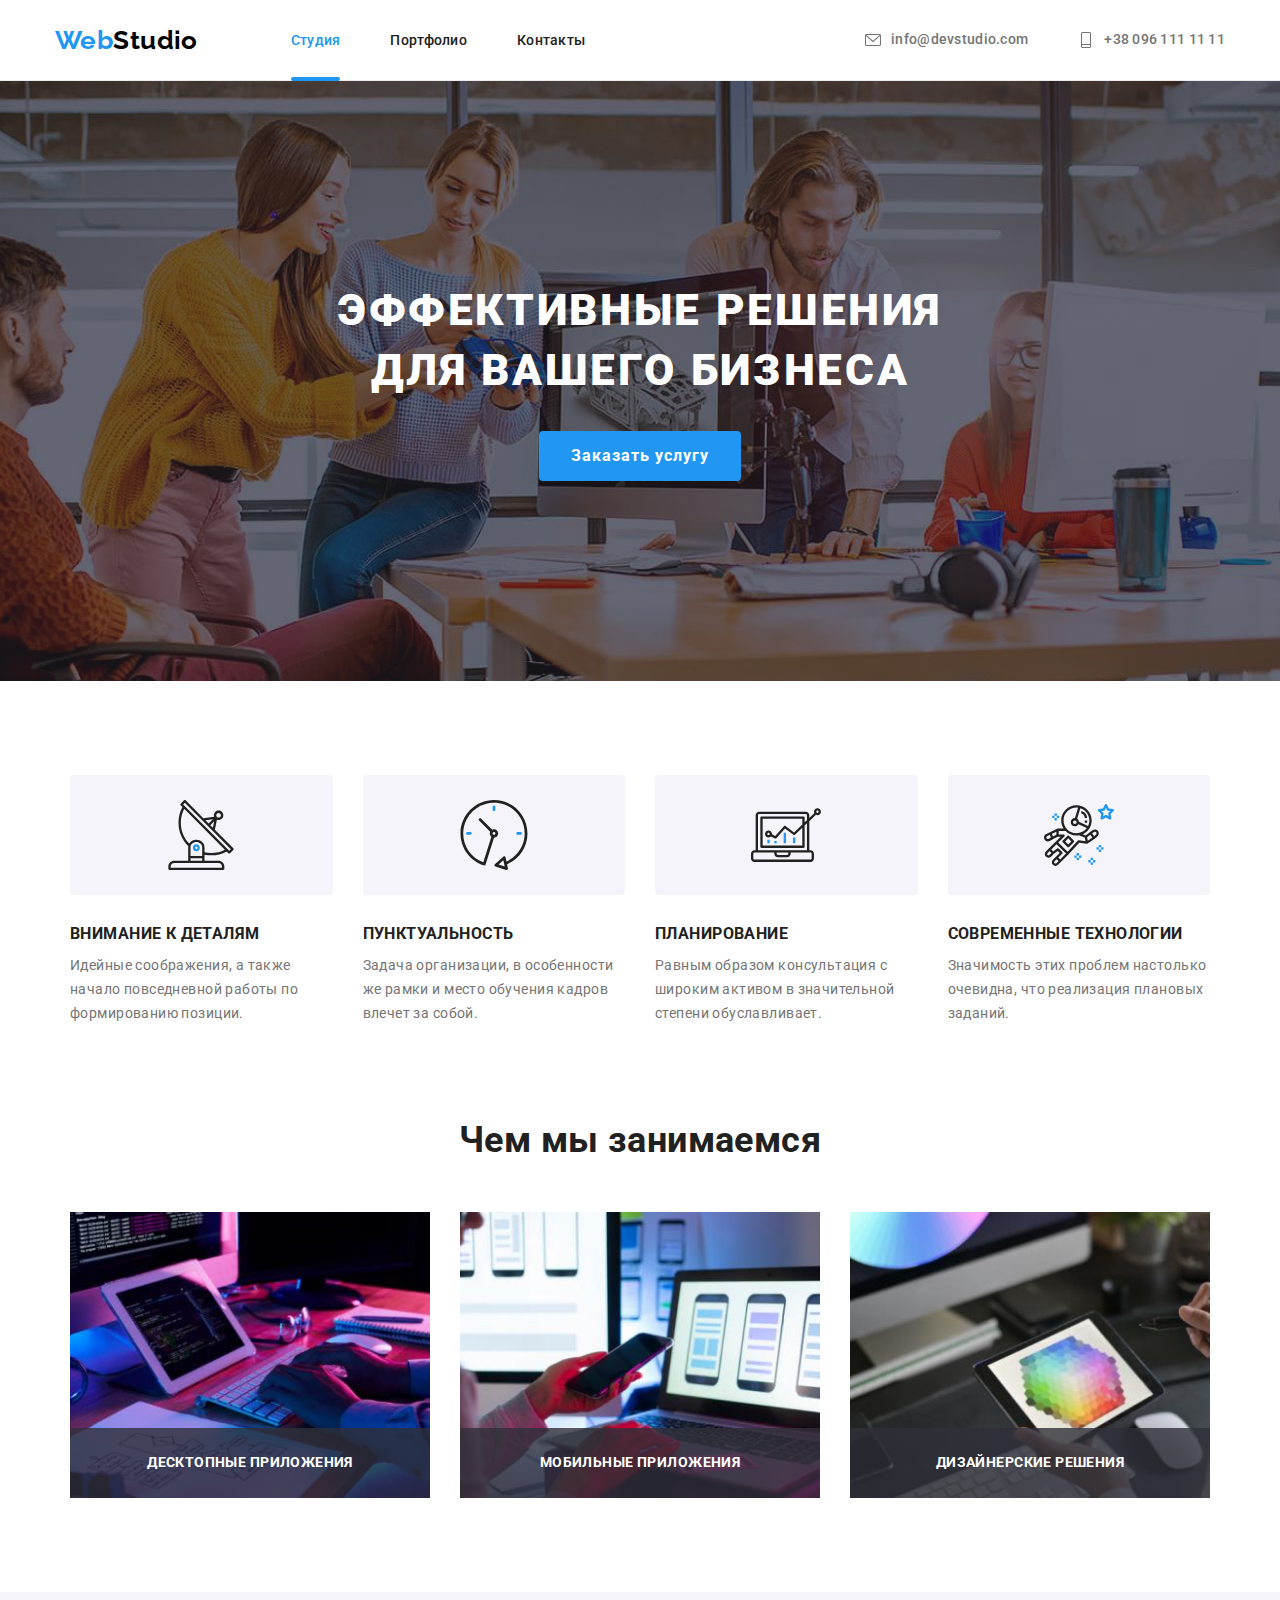
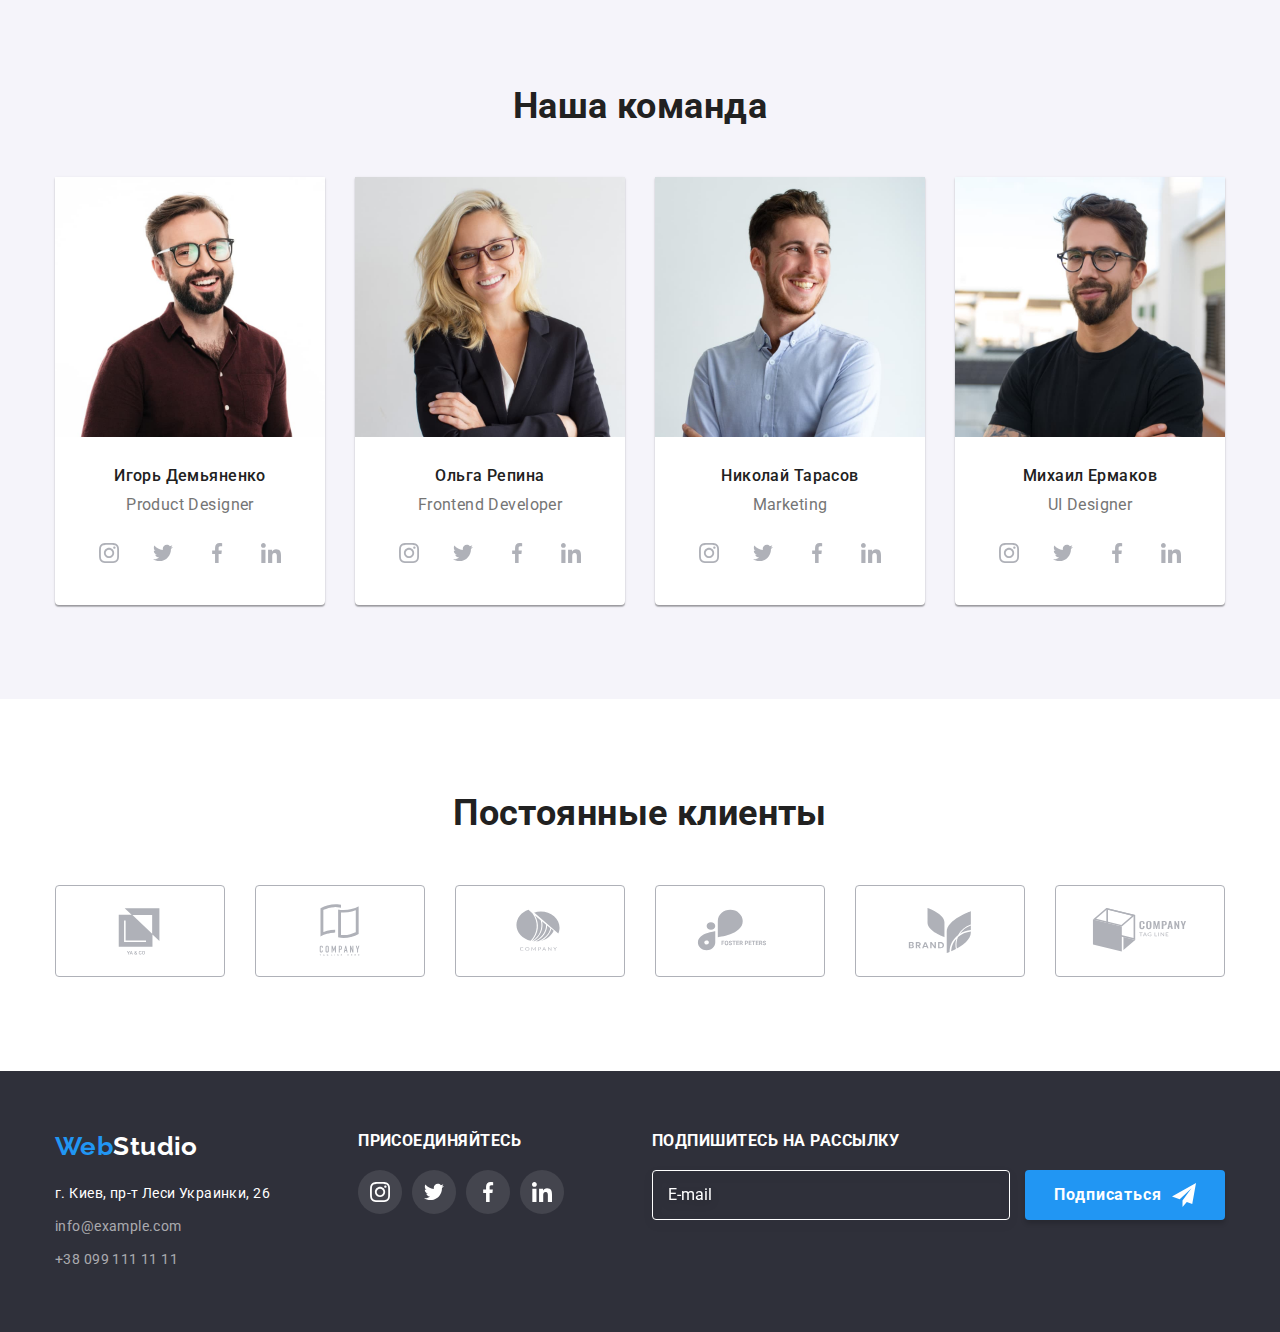
<file: index.html>
<!DOCTYPE html>
<html lang="ru">
<head>
    <meta charset="UTF-8">
    <meta http-equiv="X-UA-Compatible" content="IE=edge">
    <meta name="viewport" content="width=device-width, initial-scale=1.0">
    <title>Document</title>
    <link rel="preconnect" href="https://fonts.googleapis.com"> 
    <link rel="preconnect" href="https://fonts.gstatic.com" crossorigin> 
    <link href="https://fonts.googleapis.com/css2?family=Raleway:wght@700&family=Roboto:wght@400;500;700;900&display=swap" 
        rel="stylesheet">
    <link rel="stylesheet" href="https://cdnjs.cloudflare.com/ajax/libs/modern-normalize/1.1.0/modern-normalize.min.css">
    <link rel="stylesheet" href="./css/styles.css">
</head>
<body>
    <header class="page-header">
        <div class="container header-navigation">
            <a href="./index.html" class="header-logo link">Web<span class="logo-accent">Studio</span></a>
            <nav>
                <ul class="header-list list">
                <li class="header-item">
                    <a href="./index.html" class="header-link link current">Студия</a>
                </li>
                <li class="header-item" >
                    <a href="./portfolio.html" class="header-link link ">Портфолио</a>
                </li>
                <li class="header-item">
                    <a href="" class="header-link link">Контакты</a>
                </li>
                </ul>
            </nav>
            <ul class="header-contacts-list list">
                <li class="header-contacts-item">
                        <a class="header-contacts-link link" href="mailto:info@devstudio.com">
                        <svg class="header-icon" width="16" height="16">
                            <use href="./images/sprite.svg#icon-mail"></use>
                        </svg>   
                        info@devstudio.com
                    </a>
                </li>

                <li class="header-contacts-item">
                        <a class="header-contacts-link link" href="tel:+380961111111">
                        <svg class="header-icon" width="16" height="16">
                            <use href="./images/sprite.svg#icon-tel">
                            </use>
                        </svg>
                        +38 096 111 11 11
                    </a>
                </li>
            </ul>  
        </div>  
    </header>
    <main>
        <!--hero-->
        <section class="hero">
            <div class="container">
                <h1 class="hero-title">Эффективные решения для вашего бизнеса</h1>
                <button class="hero-btn btn"
                data-modal-open
                type="button">
                Заказать услугу
                </button>
            </div>
        </section>
       <!--преимущества-->
        <section class="advantage section">
            <div class="container">
                <h2 class="visually-hidden">Преимущества</h2>
                <ul class="advantage-list list">
                 <li class="advantage-item">
                    <div class="advantage-item-bg"> 
                        <svg class="advantage-icon" width="70" height="70"  >
                        <use href="./images/sprite.svg#icon-antenna">
                        </use>
                        </svg>
                    </div>
                    <h3 class="advantage-theme">Внимание к деталям</h3>
                    <p class="advantage-text">Идейные соображения, 
                    а также начало повседневной работы 
                    по формированию позиции.</p>
                 </li>
                 <li class="advantage-item">
                    <div class="advantage-item-bg"> 
                        <svg class="advantage-icon" width="70" height="70"  >
                        <use href="./images/sprite.svg#icon-clock">
                        </use>
                        </svg>
                    </div>
                    <h3 class="advantage-theme">Пунктуальность</h3>
                    <p class="advantage-text">Задача организации, 
                    в особенности же рамки и место 
                    обучения кадров влечет за собой.</p>
                 </li>
                 <li class="advantage-item">
                    <div class="advantage-item-bg"> 
                        <svg class="advantage-icon" width="70" height="70"  >
                        <use href="./images/sprite.svg#icon-diagram">
                        </use>
                        </svg>
                    </div>
                     <h3 class="advantage-theme">Планирование</h3>
                     <p class="advantage-text">Равным образом консультация 
                    с широким активом в значительной 
                    степени обуславливает.</p>
                 </li>
                 <li class="advantage-item">
                    <div class="advantage-item-bg"> 
                        <svg class="advantage-icon" width="70" height="70"  >
                        <use href="./images/sprite.svg#icon-astronaut">
                        </use>
                        </svg>
                    </div>
                     <h3 class="advantage-theme">Современные технологии</h3>
                     <p class="advantage-text">Значимость этих проблем настолько 
                    очевидна, что реализация 
                    плановых заданий.</p>
                    </li>
                </ul>
            </div>
        </section>
        <!--галерея-->
        <section class="gallery section">
            <div class="container">
                <h2 class="gallery-title">Чем мы занимаемся</h2>
                <ul class="gallery-list list">
                    <li class="gallery-item">
                        <div class="gallery-top-wrapper">
                            <img src="./images/box1.jpg" alt="програмист пишет код" width="370"/>
                            <p class="gallery-top-txt">десктопные приложения</p>
                        </div>
                    </li>
                    <li class="gallery-item">
                        <div class="gallery-top-wrapper">
                            <img src="./images/box2.jpg" alt="дизайнер делает макет" width="370"/>
                            <p class="gallery-top-txt">мобильные приложения</p>
                        </div>
                    </li>
                    <li class="gallery-item">
                        <div class="gallery-top-wrapper">
                            <img src="./images/box3.jpg" alt="дизайнер подбирает цвет" width="370"/>
                            <p class="gallery-top-txt">дизайнерские решения</p>
                        </div>
                    </li>
                </ul>
            </div>
        </section>
        <!--команда-->
        <section class="team section">
            <div class="container">
                <h2 class="team-title">Наша команда</h2>
                <ul class="team-list list">
                   <li class="team-item">
                        <img src="./images/img1.jpg" alt="Игорь Демьяненко" width="270"/>
                        <div class="team-card-contant">
                            <h3 class="team-item-name">Игорь Демьяненко</h3>
                            <p class="team-item-text" lang="en">Product Designer</p>
                            <ul class="team-social-list social-list list">
                                <li class="social-item link">
                                    <a href="" class="social-link link">
                                        <svg class="social-icon-team">
                                            <use href="./images/sprite.svg#icon-instagram">
                                            </use>
                                        </svg>
                                    </a>
                                </li>
                                <li class="social-item link">
                                    <a href="" class="social-link link">
                                        <svg class="social-icon-team">
                                            <use href="./images/sprite.svg#icon-twitter">
                                            </use>
                                        </svg>
                                    </a>
                                </li>
                                <li class="social-item link">
                                    <a href="" class="social-link link">
                                        <svg class="social-icon-team">
                                            <use href="./images/sprite.svg#icon-facebook">
                                            </use>
                                        </svg>
                                    </a>
                                </li>
                                <li class="social-item link">
                                    <a href="" class="social-link link">
                                        <svg class="social-icon-team">
                                            <use href="./images/sprite.svg#icon-linkedin">
                                            </use>
                                        </svg>
                                    </a>
                                </li>
                            </ul>
                        </div>
                    </li>

                    <li class="team-item">
                        <img src="./images/img2.jpg" alt="Ольга Репина" width="270"/>
                        <div class="team-card-contant">
                            <h3 class="team-item-name">Ольга Репина</h3>
                            <p class="team-item-text" lang="en">Frontend Developer</p>
                            <ul class="team-social-list social-list list">
                                <li class="social-item link">
                                    <a href="" class="social-link link">
                                        <svg class="social-icon-team">
                                            <use href="./images/sprite.svg#icon-instagram">
                                            </use>
                                        </svg>
                                    </a>
                                </li>
                                <li class="social-item link">
                                    <a href="" class="social-link link">
                                        <svg class="social-icon-team">
                                            <use href="./images/sprite.svg#icon-twitter">
                                            </use>
                                        </svg>
                                    </a>
                                </li>
                                <li class="social-item link">
                                    <a href="" class="social-link link">
                                        <svg class="social-icon-team">
                                            <use href="./images/sprite.svg#icon-facebook">
                                            </use>
                                        </svg>
                                    </a>
                                </li>
                                <li class="social-item link">
                                    <a href="" class="social-link link">
                                        <svg class="social-icon-team">
                                            <use href="./images/sprite.svg#icon-linkedin">
                                            </use>
                                        </svg>
                                    </a>
                                </li>
                            </ul>
                        </div>
                    </li>

                    <li class="team-item">
                        <img src="./images/img3.jpg" alt="Николай Тарасов" width="270"/>
                        <div class="team-card-contant">
                            <h3 class="team-item-name">Николай Тарасов</h3>
                            <p class="team-item-text" lang="en">Marketing</p>
                            <ul class="team-social-list social-list list">
                                <li class="social-item link">
                                    <a href="" class="social-link link">
                                        <svg class="social-icon-team">
                                            <use href="./images/sprite.svg#icon-instagram">
                                            </use>
                                        </svg>
                                    </a>
                                </li>
                                <li class="social-item link">
                                    <a href="" class="social-link link">
                                        <svg class="social-icon-team">
                                            <use href="./images/sprite.svg#icon-twitter">
                                            </use>
                                        </svg>
                                    </a>
                                </li>
                                <li class="social-item link">
                                    <a href="" class="social-link link">
                                        <svg class="social-icon-team">
                                            <use href="./images/sprite.svg#icon-facebook">
                                            </use>
                                        </svg>
                                    </a>
                                </li>
                                <li class="social-item link">
                                    <a href="" class="social-link link">
                                        <svg class="social-icon-team">
                                            <use href="./images/sprite.svg#icon-linkedin">
                                            </use>
                                        </svg>
                                    </a>
                                </li>
                            </ul>
                        </div>
                    </li>

                    <li class="team-item">
                        <img src="./images/img4.jpg" alt="Михаил Ермаков" width="270"/>
                        <div class="team-card-contant">
                            <h3 class="team-item-name">Михаил Ермаков</h3>
                            <p class="team-item-text" lang="en">UI Designer</p>
                            <ul class="team-social-list social-list list">
                                <li class="social-item link">
                                    <a href="" class="social-link link">
                                        <svg class="social-icon-team">
                                            <use href="./images/sprite.svg#icon-instagram">
                                            </use>
                                        </svg>
                                    </a>
                                </li>
                                <li class="social-item link">
                                    <a href="" class="social-link link">
                                        <svg class="social-icon-team">
                                            <use href="./images/sprite.svg#icon-twitter">
                                            </use>
                                        </svg>
                                    </a>
                                </li>
                                <li class="social-item link">
                                    <a href="" class="social-link link">
                                        <svg class="social-icon-team">
                                            <use href="./images/sprite.svg#icon-facebook">
                                            </use>
                                        </svg>
                                    </a>
                                </li>
                                <li class="social-item link">
                                    <a href="" class="social-link link">
                                        <svg class="social-icon-team">
                                            <use href="./images/sprite.svg#icon-linkedin">
                                            </use>
                                        </svg>
                                    </a>
                                </li>
                            </ul>
                        </div>
                    </li>
                </ul>
                
            </div>
        </section>
        <!------клиенты-->
       <section class="clients section">
        <div class="container">
            <h2 class="clients-title">Постоянные клиенты</h2>
            <ul class="clients-list list">
                <li class="clients-item">
                    <a href="" class="client-link link">
                        <svg class="client-icon">
                            <use href="./images/sprite.svg#icon-Logo">
                            </use>
                        </svg>
                    </a>
                </li>
                <li class="clients-item">
                    <a href="" class="client-link link">
                        <svg class="client-icon">
                            <use href="./images/sprite.svg#icon-Logo-1">
                            </use>
                        </svg>
                    </a>
                </li>
                <li class="clients-item">
                    <a href="" class="client-link link">
                        <svg class="client-icon">
                            <use href="./images/sprite.svg#icon-Logo-2">
                            </use>
                        </svg>
                    </a>
                </li>
                <li class="clients-item">
                    <a href="" class="client-link link">
                        <svg class="client-icon">
                            <use href="./images/sprite.svg#icon-Logo-3">
                            </use>
                        </svg>
                    </a>
                </li>
                <li class="clients-item">
                    <a href="" class="client-link link">
                        <svg class="client-icon">
                            <use href="./images/sprite.svg#icon-Logo-4">
                            </use>
                        </svg>
                    </a>
                </li>
                <li class="clients-item">
                    <a href="" class="client-link link">
                        <svg class="client-icon">
                            <use href="./images/sprite.svg#icon-Logo-5">
                            </use>
                        </svg>
                    </a>
                </li>
            </ul>

        </div> 
       </section>
    </main>
    <!------футер-->
    <footer class="footer">
        <div class="container footer-info">
            <div class="footer-left">
            <a class="footer-logo link" href="/">Web<span class="footer-logo-text">Studio</span></a>
            <address class="footer-adress">
                
                    <ul class="footer-adress-list list">
                        <li class="footer-adress-item"><a class="footer-adress-link footer-adress-main link" href="">г. Киев, пр-т Леси Украинки, 26 </a></li>
                        <li class="footer-adress-item"><a class="footer-adress-link link" href="mailto:info@example.com">info@example.com</a></li>
                        <li class="footer-adress-item"><a class="footer-adress-link link" href="tel:+380991111111">+38 099 111 11 11</a></li>
                    </ul>
            </address>
            </div>
            <div class="footer-right">
                <h3 class="footer-text">присоединяйтесь</h3>
                <ul class="footer-social-list social-list list">
                    <li class="social-item link">
                         <a href="" class="footer-social-link link">
                            <svg class="footer-social-icon">
                                <use href="./images/sprite.svg#icon-instagram">
                                </use>
                            </svg>
                        </a>
                    </li>
                    <li class="social-item link">
                        <a href="" class="footer-social-link link">
                            <svg class="footer-social-icon">
                                <use href="./images/sprite.svg#icon-twitter">
                                </use>
                            </svg>
                        </a>
                    </li>
                    <li class="social-item link">
                        <a href="" class="footer-social-link link">
                            <svg class="footer-social-icon">
                                <use href="./images/sprite.svg#icon-facebook">
                                </use>
                            </svg>
                        </a>
                    </li>
                    <li class="social-item link">
                        <a href="" class="footer-social-link link">
                            <svg class="footer-social-icon">
                                <use href="./images/sprite.svg#icon-linkedin">
                                </use>
                            </svg>
                        </a>
                    </li>
                </ul>
            </div>
            <div class="signup-wrap-container">
                <section class="signup">
                    <h3 class="signup-title">
                        подпишитесь на рассылку
                    </h3>
                    <form action="#" class="signup-form" name="signup_form" >
                        <div class="footer-input">
                            <label>
                            
                            <input 
                            class="signup-input"
                            type="email" 
                            name="email" 
                            id="email"
                            autofocus 
                            placeholder="E-mail"
                            />
                            </label>
                        </div>
                        <button type="submit" class="btn signup-btn">
                            Подписаться <svg class="footer-icon-send">
                                <use href="./images/sprite.svg#icon-icon-send">
                                </use>
                            </svg>
                        </button>
                    </form>
                </section>   
            </div>
        </div>
    </footer>
    <!------модалка-->
    <div class="backdrop is-hidden" data-modal>
        <div class="modal">

            <button type="button" 
            data-modal-close 
            class="close-btn btn">
                <svg class="close-btn-icon">
                    <use href="./images/sprite.svg#icon-close-black">
                    </use>
                </svg>
            </button>
        
            <p class="modal-title">Оставьте свои данные, мы вам перезвоним</p>

            <form action="#" class="modal-form">

                <div class="modal-field">
                    <label for="user-name" class="input-label"
                    >Имя</label>
                    <span class="input-wrapper">
                        <input type="text"
                        name="user-name"
                        id="user-name"
                        class="modal-input">
                        <svg class="input-icon">
                            <use href="./images/sprite.svg#icon-person-black">
                        </svg>
                    </span>
                </div>

                <div class="modal-field">
                    <label for="user-tel" class="input-label"
                    >Телефон</label>
                    <span class="input-wrapper">
                        <input type="tel"
                        name="user-tel"
                        id="user-tel"
                        class="modal-input">
                        <svg class="input-icon">
                            <use href="./images/sprite.svg#icon-phone-black">
                        </svg>
                    </span>
                </div>

                <div class="modal-field">
                    <label for="email" class="input-label"
                    >Почта</label>
                    <span class="input-wrapper">
                        <input type="email"
                        name="email"
                        id="email"
                        class="modal-input">
                        <svg class="input-icon">
                            <use href="./images/sprite.svg#icon-email-black">
                        </svg>
                    </span>
                </div>

                <div class="modal-field">
                    <label for="user-text" class="input-label"
                    >Комментарий</label>
                    <textarea
                    name="user-text"
                    id="user-text"
                    placeholder="Введите текст"
                    class="modal-text-input"
                    ></textarea>
                </div>

                <input type="checkbox" name="modal-checkbox" 
                id="modal-checkbox" class="modal-checkbox visually-hidden">
                <label for="modal-checkbox" class="check-text">
                    <span> 
                        <svg class="check-icon">
                            <use href="./images/sprite.svg#icon-check">
                        </svg>
                    </span>
                    Соглашаюсь с рассылкой и принимаю <a href=""> Условия договора</a>
                </label>

                <button type="submit" class="btn modal-btn">
                    Отправить
                </button>
            </form>
        </div>
    </div>
    <script src="./js/modal.js"></script>
</body>
</html>
</file>
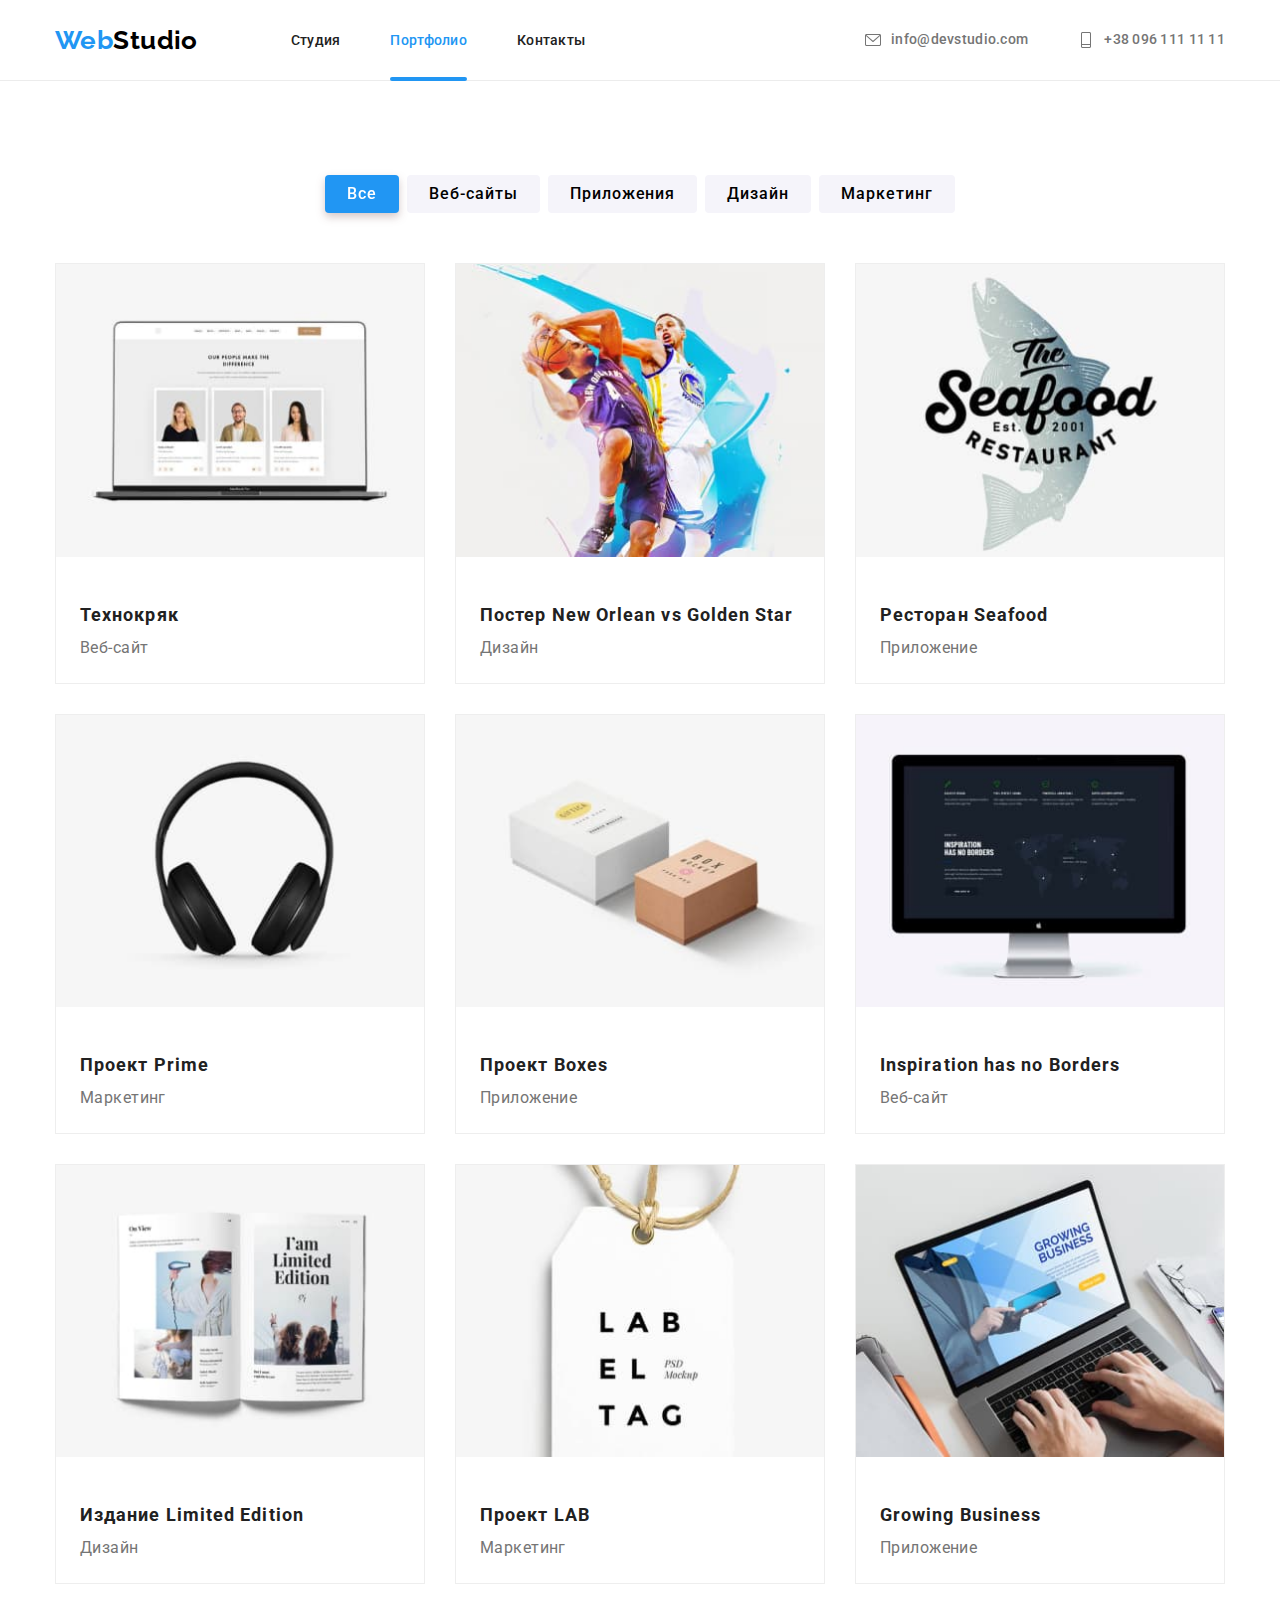
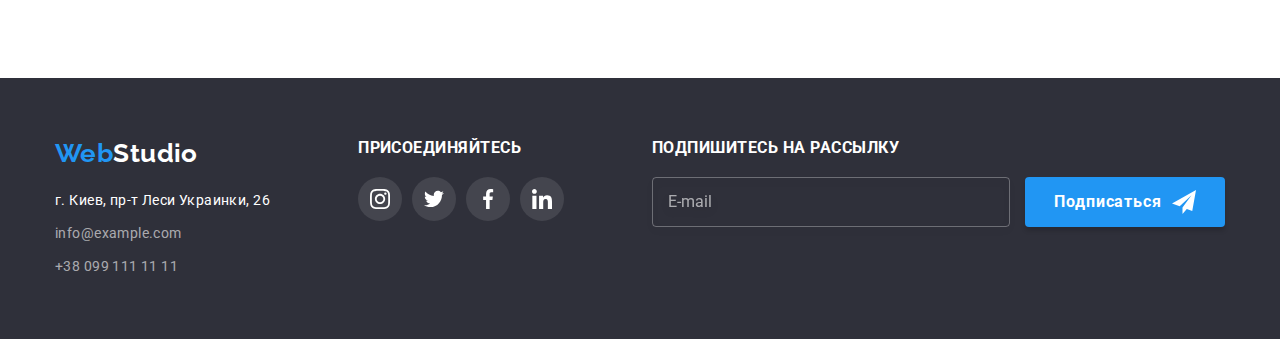
<file: portfolio.html>
<!DOCTYPE html>
<html lang="ru">
<head>
    <meta charset="UTF-8">
    <meta http-equiv="X-UA-Compatible" content="IE=edge">
    <meta name="viewport" content="width=device-width, initial-scale=1.0">
    <title>Document</title>
    <link rel="preconnect" href="https://fonts.googleapis.com"> 
    <link rel="preconnect" href="https://fonts.gstatic.com" crossorigin> 
    <link href="https://fonts.googleapis.com/css2?family=Raleway:wght@700&family=Roboto:wght@400;500;700;900&display=swap" 
        rel="stylesheet">
    <link rel="stylesheet" href="https://cdnjs.cloudflare.com/ajax/libs/modern-normalize/1.1.0/modern-normalize.min.css">
    <link rel="stylesheet" href="./css/styles.css">
</head>
<body>
    <header class="page-header">
        <div class="container header-navigation">
            <a href="./index.html" class="header-logo link">Web<span class="logo-accent">Studio</span></a>
            <nav>
                <ul class="header-list list">
                <li class="header-item">
                    <a href="./index.html" class="header-link link">Студия</a>
                </li>
                <li class="header-item" >
                    <a href="./portfolio.html" class="header-link link current">Портфолио</a>
                </li>
                <li class="header-item" >
                    <a href="" class="header-link link">Контакты</a>
                </li>
                </ul>
            </nav>
            <ul class="header-contacts-list list">
                <li class="header-contacts-item">
                        <a class="header-contacts-link link" href="mailto:info@devstudio.com">
                        <svg class="header-icon" width="16" height="16">
                            <use href="./images/sprite.svg#icon-mail"></use>
                        </svg>   
                        info@devstudio.com
                    </a>
                </li>
                
                <li class="header-contacts-item">
                        <a class="header-contacts-link link" href="tel:+380961111111">
                        <svg class="header-icon" width="16" height="16">
                            <use href="./images/sprite.svg#icon-tel">
                            </use>
                        </svg>
                        +38 096 111 11 11
                    </a>
                </li>
            </ul>  
        </div>  
    </header>
    <main>
       <!--портфолио--> 
       <section class="portfolio section">
        <div class="container">
            <h2 class="visually-hidden">Портфолио</h2>
            <!--Cортировка-->
            <ul class="portfolio-options-list list">

                <li class="portfolio-options-item">
                    <button class="portfolio-btn btn portfolio-currunt-btn" 
                    type="button">Все</button>
                </li>

                <li class="portfolio-options-item">
                    <button class="portfolio-btn btn" type="button">Веб-сайты</button>
                </li>

                <li class="portfolio-options-item">
                    <button class="portfolio-btn btn" type="button">Приложения</button>
                </li>

                <li class="portfolio-options-item">
                    <button class="portfolio-btn btn" type="button">Дизайн</button>
                </li>

                <li class="portfolio-options-item">
                    <button class="portfolio-btn btn" type="button">Маркетинг</button>
                </li>
            </ul>
            <!--Карточки продукта-->
            <ul class="portfolio-product-list list">

                <li class="portfolio-product-item">
                    <a class="portfolio-link link" href="" target="_blank" rel="noopener noreferrer">
                        <div class="product-top-wrapper">
                            <img src="./images/portfolio-img-01.jpg" alt="Веб-сайт открытый на ноутбуке" 
                            width="370" height="294"/>
                            <p  class="product-top-txt">Технокряк это современная площадка распространения коронавируса. 
                                Компании используют эту платформу для цифрового шпионажа и 
                                атак на защищённые сервера конкурентов.
                            </p>
                        </div>
                        <div class="product-content">
                            <h3 class="portfolio-name">Технокряк</h3>
                            <p class="portfolio-text">Веб-сайт</p>
                        </div>
                    </a>
                </li> 

                <li class="portfolio-product-item">
                    <a class="portfolio-link link" href="" target="_blank" rel="noopener noreferrer">
                        <div class="product-top-wrapper">
                            <img src="./images/portfolio-img-02.jpg" alt="Веб-сайт открытый на ноутбуке" 
                            width="370" height="294"/>
                            <p  class="product-top-txt">Технокряк это современная площадка распространения коронавируса. 
                                Компании используют эту платформу для цифрового шпионажа и 
                                атак на защищённые сервера конкурентов.
                            </p>
                        </div>
                        
                        <div class="product-content">
                            <h3 class="portfolio-name">Постер New Orlean vs Golden Star</h3>
                            <p class="portfolio-text">Дизайн</p>
                        </div>
                        </a>
                </li>
                
                <li class="portfolio-product-item">
                    <a class="portfolio-link link" href="" target="_blank" rel="noopener noreferrer">
                        <div class="product-top-wrapper">
                            <img src="./images/portfolio-img-03.jpg" alt="рыба и логотип Seafood" 
                            width="370" height="294"/>
                            <p  class="product-top-txt">Технокряк это современная площадка распространения коронавируса. 
                                Компании используют эту платформу для цифрового шпионажа и 
                                атак на защищённые сервера конкурентов.
                            </p>
                        </div>

                        <div class="product-content">
                            <h3 class="portfolio-name">Ресторан Seafood</h3>
                            <p class="portfolio-text">Приложение</p>
                        </div>
                    </a>
                </li> 

                <li class="portfolio-product-item">
                    <a class="portfolio-link link" href="" target="_blank" rel="noopener noreferrer">
                        <div class="product-top-wrapper">
                            <img src="./images/portfolio-img-04.jpg" alt="Наушники" 
                            width="370" height="294"/>
                            <p  class="product-top-txt">Технокряк это современная площадка распространения коронавируса. 
                                Компании используют эту платформу для цифрового шпионажа и 
                                атак на защищённые сервера конкурентов.
                            </p>
                        </div>

                        <div class="product-content">
                            <h3 class="portfolio-name">Проект Prime</h3>
                            <p class="portfolio-text">Маркетинг</p>
                        </div>
                    </a>
                </li> 

                <li class="portfolio-product-item">
                    <a class="portfolio-link link" href="" target="_blank" rel="noopener noreferrer">
                        <div class="product-top-wrapper">
                            <img src="./images/portfolio-img-05.jpg" alt="две коробки" 
                            width="370" height="294"/>
                            <p  class="product-top-txt">Технокряк это современная площадка распространения коронавируса. 
                                 Компании используют эту платформу для цифрового шпионажа и 
                                атак на защищённые сервера конкурентов.
                            </p>
                        </div>

                        <div class="product-content">
                            <h3 class="portfolio-name">Проект Boxes</h3>
                             <p class="portfolio-text">Приложение</p>
                        </div>
                    </a>
                </li> 

                <li class="portfolio-product-item">
                    <a class="portfolio-link link" href="" target="_blank" rel="noopener noreferrer">
                        <div class="product-top-wrapper">
                            <img src="./images/portfolio-img-06.jpg" alt="монитор" 
                                width="370" height="294"/>
                            <p  class="product-top-txt">Технокряк это современная площадка распространения коронавируса. 
                                Компании используют эту платформу для цифрового шпионажа и 
                                атак на защищённые сервера конкурентов.
                            </p>
                        </div>

                        <div class="product-content">
                            <h3 class="portfolio-name" lang="eng" >Inspiration has no Borders</h3>
                            <p class="portfolio-text">Веб-сайт</p>
                        </div>
                    </a>
                </li> 

                <li class="portfolio-product-item">
                    <a class="portfolio-link link" href="" target="_blank" rel="noopener noreferrer">
                        <div class="product-top-wrapper">
                            <img src="./images/portfolio-img-07.jpg" alt="открытый журнал" 
                            width="370" height="294"/>
                            <p  class="product-top-txt">Технокряк это современная площадка распространения коронавируса. 
                                Компании используют эту платформу для цифрового шпионажа и 
                                атак на защищённые сервера конкурентов.
                            </p>
                        </div>

                        <div class="product-content">
                            <h3 class="portfolio-name">Издание Limited Edition</h3>
                            <p class="portfolio-text">Дизайн</p>
                        </div>
                    </a>
                </li> 

                <li class="portfolio-product-item">
                    <a class="portfolio-link link" href="" target="_blank" rel="noopener noreferrer">
                        <div class="product-top-wrapper">
                            <img src="./images/portfolio-img-08.jpg" alt="бирка с логотипом" 
                            width="370" height="294"/>
                            <p  class="product-top-txt">Технокряк это современная площадка распространения коронавируса. 
                                Компании используют эту платформу для цифрового шпионажа и 
                                атак на защищённые сервера конкурентов.
                            </p>
                        </div>

                        <div class="product-content">
                            <h3 class="portfolio-name">Проект LAB</h3>
                            <p class="portfolio-text">Маркетинг</p>
                        </div>
                    </a>
                </li> 

                <li class="portfolio-product-item">
                    <a class="portfolio-link link" href="" target="_blank" rel="noopener noreferrer">
                        <div class="product-top-wrapper">
                            <img src="./images/portfolio-img-09.jpg" alt="работает на ноутбуке" 
                            width="370" height="294"/>
                            <p  class="product-top-txt">Технокряк это современная площадка распространения коронавируса. 
                                Компании используют эту платформу для цифрового шпионажа и 
                            атак на защищённые сервера конкурентов.
                            </p>
                        </div>

                        <div class="product-content">
                            <h3 class="portfolio-name" lang="eng">Growing Business</h3>
                            <p class="portfolio-text">Приложение</p>
                        </div>
                    </a>
                </li> 
            </ul>
        </div>
       </section>
    </main>
<!------футер-->
<footer class="footer">
    <div class="container footer-info">
        <div class="footer-left">
        <a class="footer-logo link" href="/">Web<span class="footer-logo-text">Studio</span></a>
        <address class="footer-adress">
            
                <ul class="footer-adress-list list">
                    <li class="footer-adress-item"><a class="footer-adress-link footer-adress-main link" href="">г. Киев, пр-т Леси Украинки, 26 </a></li>
                    <li class="footer-adress-item"><a class="footer-adress-link link" href="mailto:info@example.com">info@example.com</a></li>
                    <li class="footer-adress-item"><a class="footer-adress-link link" href="tel:+380991111111">+38 099 111 11 11</a></li>
                </ul>
        </address>
        </div>
        <div class="footer-right">
            <h3 class="footer-text">присоединяйтесь</h3>
            <ul class="footer-social-list social-list list">
                <li class="social-item link">
                     <a href="" class="footer-social-link link">
                        <svg class="footer-social-icon">
                            <use href="./images/sprite.svg#icon-instagram">
                            </use>
                        </svg>
                    </a>
                </li>
                <li class="social-item link">
                    <a href="" class="footer-social-link link">
                        <svg class="footer-social-icon">
                            <use href="./images/sprite.svg#icon-twitter">
                            </use>
                        </svg>
                    </a>
                </li>
                <li class="social-item link">
                    <a href="" class="footer-social-link link">
                        <svg class="footer-social-icon">
                            <use href="./images/sprite.svg#icon-facebook">
                            </use>
                        </svg>
                    </a>
                </li>
                <li class="social-item link">
                    <a href="" class="footer-social-link link">
                        <svg class="footer-social-icon">
                            <use href="./images/sprite.svg#icon-linkedin">
                            </use>
                        </svg>
                    </a>
                </li>
            </ul>
        </div>
        <div class="signup-wrap-container">
            <section class="signup">
                <h3 class="signup-title">
                    подпишитесь на рассылку
                </h3>
                <form action="#" class="signup-form" name="signup_form" >
                    <div class="footer-input">
                        <label>
                        
                        <input 
                        class="signup-input"
                        type="email" 
                        name="email" 
                        placeholder="E-mail"
                        />
                        </label>
                    </div>
                    <button type="submit" class="btn signup-btn">
                        Подписаться <svg class="footer-icon-send">
                            <use href="./images/sprite.svg#icon-icon-send">
                            </use>
                        </svg>
                    </button>
                </form>
            </section>   
        </div>
    </div>
</footer>
</body>
</html>
</file>
<file: css/styles.css>
:root {
    --primary-title-color:#FFFFFF;
    --secondary-title-color: #212121;
    --primary-text-color: #212121;
    --secondary-text-color: #757575;
    --accent-color: #2196F3;
    --background-accent-color: #F5F4FA;
    --background-secondary-color: #2F303A;
    --background-main-color: #FFFFFF;
    --btm-primary-color: #F5F4FA;
    --border-header-color: #ECECEC;
    --clients-logo-color:#AFB1B8;
    --wraper-produckt-color:rgba(33, 150, 243, 0.9);
}
p, 
h1, 
h2, 
h3, 
h4, 
h5,
h6 {
    margin: 0;
}

a {
    display:block;
}

ul{
    margin: 0;
    padding-left: 0;
}
img {
    display: block;
    max-width:100%; 
    height: auto;
}
body {
    background-color: var(--background-main-color);
    font-family: 'Roboto', sans-serif;
    letter-spacing: 0.03em;
    font-weight: 400;
    font-style: normal;
    font-size: 14px;
}
    

/*font-family: 'Raleway', sans-serif; */

.visually-hidden {
    position: absolute;
    width: 1px;
    height: 1px;
    margin: -1px;
    padding: 0;
    overflow: hidden;
    border: 0;
    clip: rect(0 0 0 0);
}

.link {
    text-decoration: none;}

.list {
    list-style: none;}

.container {
    width: 1200px;
    margin: 0 auto;
    padding-left: 15px;
    padding-right: 15px;
}

.btn {
    font-family: 'Roboto', sans-serif;
    font-size: 16px;
    line-height: 1.87;
    text-align: center;
    letter-spacing: 0.06em;
    cursor: pointer;
    border: 0;
    border-radius: 4px;
}

.section {
    padding-top: 94px;
    padding-bottom: 94px;
}

/*--------header----------------*/
.page-header {
    border-bottom: 1px solid var(--border-header-color);
}
.header-navigation{
    display: flex;
    align-items: center;
  
}
.header-logo {
    font-family: Raleway;
    font-size: 26px;
    font-weight: 700;
    line-height: 1.19;
    color: var(--accent-color);
    margin-right: 93px;
}

.logo-accent {
    color:#000000;
}
.header-item:not(:last-child){
    margin-right: 50px;
}
.header-item{
    position: relative;
    padding: 32px 0;
}
.header-item .current{
    color: var(--accent-color);
}
.current::after{
    content: '';
    position: absolute;
    display: block;

    width: 100%;
    height: 4px;
    border-radius: 2px;
    background-color: var(--accent-color);

    bottom: -1px;
}
.header-list{
    display: flex;
}

.header-link {
    color: var(--secondary-title-color);
    font-weight: 500;
    line-height: 1.17;
    letter-spacing: 0.02em; 

    transition: color 250ms cubic-bezier(0.4, 0, 0.2, 1);
}
    
.header-link:hover,
.header-link:focus {
    color: var(--accent-color);
}
.header-contacts-list{
    display: flex;
    margin-left: auto;
}
.header-contacts-item:not(:last-child){
    margin-right: 50px;
}
.header-contacts-link {
    font-weight: 500;
    line-height: 1.14;
    letter-spacing: 0.02em;
    color: var(--secondary-text-color);
    display: flex;
    align-items: center;
    transition: color 250ms cubic-bezier(0.4, 0, 0.2, 1);
}

.header-contacts-link:hover,
.header-contacts-link:focus {
    color: var(--accent-color);
}

.header-icon  {
    fill: currentColor;
    margin-right: 10px;
}
.header-contacts-link{
    color: var(--secondary-text-color);
}

/*------------hero-------------*/
.hero{
    background-image: linear-gradient(to right, 
    rgba(47, 48, 58, 0.4), 
    rgba(47, 48, 58, 0.4)),
    url(../images/Imghero.jpg);
    background-repeat: no-repeat;
    background-position: center;
    background-size: cover;
    background-color: #C4C4C4;
    text-align: center; 
    max-width: 1600рх;
    height: 600px;
    margin-right: auto;
    margin-left: auto;

    padding-top: 200px;
    padding-bottom: 200px;
}
.hero-title {
    font-family: Roboto;
    font-size: 44px;
    font-weight: 900;
    line-height: 1.36;
    letter-spacing: 0.06em;
    text-transform: uppercase;
    color: var(--primary-title-color);

    margin: 0 auto;
    max-width: 696px;
    margin-bottom: 30px;
    
}

.hero-btn { 
    color: var(--primary-title-color);
    font-weight: 700;
    padding: 10px 32px;
    background-color: var(--accent-color);

    display: inline-block;
    align-items: center;
    text-align: center;
    margin: 0 auto;
    transition: background-color 250ms cubic-bezier(0.4, 0, 0.2, 1);
}
.hero-btn:hover,
.hero-btn:focus{
    background-color:#188CE8;
}

/*--------------преимущества-----------*/

.advantage-list{
    display: flex;
    flex-wrap: wrap;
    justify-content: center;
/*  margin-left: -30px;
    margin-top: -30px;*/
}
.advantage-item:not(:first-child) {
    margin-left: 30px;
}
/* .advantage-item:nth-child(n + 4) {
    margin-top: 30px;   
} */
.advantage-item{
    flex-basis: calc((100% - 120px) / 4);
}
.advantage-theme{
    font-weight: 700;
    line-height: 1.14;
    text-transform: uppercase;
    color: var(--primary-text-color);
    margin-bottom: 10px;
}
.advantage-text{
    line-height: 1.71;
    color: var(--secondary-text-color);
}
.advantage-item-bg{
    background-color:var(--btm-primary-color);
    border-radius: 4px;
    height: 120px;
    display: flex;
    align-items: center;
    justify-content: center;

    margin-bottom: 30px;
}

/*--------------галерея-----------*/
.gallery{
    padding-top: 0;
       
}
.gallery-title {
    font-weight: 700;
    font-size: 36px;
    line-height: 1.16;
    text-align: center;
    color: var(--secondary-title-color);
    margin-bottom: 50px;
}

.gallery-list{
    display: flex;
    flex-wrap: wrap;
    justify-content: center;
}

.gallery-item:not(:first-child) {
    margin-left: 30px;
} 
.gallery-item{
    /*width: 370px;*/
    flex-basis: calc((100% - 90px) / 3);
    
}
.gallery-top-wrapper{
    position: relative;
}

.gallery-top-txt{
    position: absolute;
    bottom: 0;
    left: 0;
    width: 100%;

    font-weight: bold;
    line-height: 1.14;
    text-align: center;
    letter-spacing: 0.03em;
    text-transform: uppercase;
    color: var(--primary-title-color);
    
    background: rgba(47, 48, 58, 0.8);
    height: 70px;
    display: flex;
    align-items: center;
    justify-content: center;
    
    
}
/*--------------команда-----------*/
.team{
    background-color: 
    var(--background-accent-color);
}
.team-title {
    font-weight: 700;
    font-size: 36px;
    line-height: 1.16;
    text-align: center;
    color: var(--secondary-title-color);
    margin-bottom: 50px;
}
.team-list{
    display: flex;
    justify-content: center;
}
.team-item:not(:first-child){
    margin-left: 30px;
    
    /*flex-basis: calc(100% / 4 - 30px);*/ 
}
.team-item {
    box-shadow: 0px 1px 3px rgba(0, 0, 0, 0.12),
    0px 1px 1px rgba(0, 0, 0, 0.14), 0px 2px 1px 
    rgba(0, 0, 0, 0.2);
    border-radius: 0px 0px 4px 4px;
    width: 270px;
    background-color: var(--background-main-color);
}
.team-card-contant{
    padding: 30px 30px;
    /* background-color: var(--background-main-color); */
    border-radius: 0px 0px 4px 4px;
    
}
.team-item-name {
    font-weight: 500;
    font-size: 16px;
    line-height: 1.18;
    text-align: center;
    color: var(--secondary-title-color);
    
    margin-bottom: 10px;
}
.team-item-text {
    font-size: 16px;
    line-height: 1.18;
    text-align: center;
    color: var(--secondary-text-color);
    /* background-color: var(--background-main-color); */
    margin-bottom: 16px;
}
.team-social-list{
    display: flex;
    align-items: center;
    justify-content: center;
        
}
.social-item{
    width: 44px;
    height: 44px;
}   
.social-item:not(:last-child){
    margin-right: 10px;
}
.social-link {
    display: flex; 
    align-items: center;  
    justify-content: center;

    width: 100%;
    height: 100%;
    border-radius: 50%;
    background-color: var(--background-main-color);
    
    transition: background-color 250ms cubic-bezier(0.4, 0, 0.2, 1);
}
.social-link:hover,
.social-link:focus {
    background-color: var(--accent-color);
}
.social-icon-team {
    width: 20px;
    height: 20px;
    fill: #AFB1B8;
    transition: fill 250ms cubic-bezier(0.4, 0, 0.2, 1);
}
.social-link:hover .social-icon-team,
.social-link:focus .social-icon-team {
    fill: var(--background-main-color);
}
/*-----------------clients--------------*/
.clients-title {
    font-weight: 700;
    font-size: 36px;
    line-height: 1.16;
    text-align: center;
    color: var(--secondary-title-color);
    margin-bottom: 50px;
}
.clients-list{
    display: flex;
    align-items: center;
    justify-content: center;
    flex-wrap: wrap;
}
   
.client-link{
    display: flex; 
    align-items: center;  
    justify-content: center;
    width: 170px;
    height: 92px;

    border: 1px solid var(--clients-logo-color);
    border-radius: 4px;
    background-color: transparent;
   
    transition: border-color 250ms cubic-bezier(0.4, 0, 0.2, 1);
}
.clients-item:not(:last-child){
    margin-right: 30px;
}
.client-icon {
    width: 106px;
    height: 60px;
    fill: var(--clients-logo-color);

    transition: fill 250ms cubic-bezier(0.4, 0, 0.2, 1);
}

.client-link:hover,
.client-link:focus {
    border-color: var(--accent-color);
}
.client-link:hover .client-icon,
.client-link:focus .client-icon{
   fill: var(--accent-color);
}
/*--------------портфолио-----------*/
.portfolio-options-list{
    display: flex;
    align-items: center;
    justify-content: center;

    margin-bottom: 50px;
}
.portfolio-btn{
    font-weight: 500;
    background-color: var(--btm-primary-color);
    line-height: 1.62;

    padding: 6px 22px;

    transition: color 250ms cubic-bezier(0.4, 0, 0.2, 1),
        background-color 250ms cubic-bezier(0.4, 0, 0.2, 1),
        filter 250ms cubic-bezier(0.4, 0, 0.2, 1);
}

.portfolio-options-item:not(:last-child){
    margin-right: 8px;
}
.portfolio-btn:hover,
.portfolio-btn:focus,
.portfolio-currunt-btn {
    color:#FFFFFF;
    background-color: var(--accent-color);
    filter: drop-shadow(0px 4px 4px rgba(87, 37, 37, 0.25));
}
/*--Карточки продукта--*/
/*  .portfolio-product-list {
    margin-left: -30px;
    margin-top: -30px;

    .portfolio-product-item {
    margin-left: 30px;
    margin-top: 30px;
    flex-basis: calc(100% / 3 - 30px);}
*/
.product-top-wrapper{
    position: relative;
    overflow: hidden;
}
.portfolio-link:hover .product-top-txt,
.portfolio-link:focus .product-top-txt{
    transform:translateY(0);
}
.product-top-txt{
    position: absolute;
    width: 100%;
    height: 100%;
    top: 0;

    padding: 64px 24px;
    font-size: 18px;
    line-height: 1.58;
    
    color:var(--primary-title-color);
    background-color: var(--wraper-produckt-color);
    transform: translateY(101%);

    transition: transform 250ms cubic-bezier(0.4, 0, 0.2, 1);
}
.portfolio-product-list {
    display: flex;
    flex-wrap: wrap;
    justify-content: center;
}
.portfolio-product-item:not(:nth-child(3n +1)){
    margin-left: 30px;
}
.portfolio-product-item:not(:nth-child(-n +3)) {
    margin-top: 30px;
}
.portfolio-product-item {
    /*flex-basis: calc(100% / 3 - 30px);*/
    max-width: 370px;
    display:block;
}
.portfolio-link{
    border: 1px solid #EEEEEE;
    transition: box-shadow 250ms cubic-bezier(0.4, 0, 0.2, 1);
}
.portfolio-link:hover,
.portfolio-link:focus, 
.portfolio-link:active{
    box-shadow: 0px 1px 1px rgba(0, 0, 0, 0.12), 0px 4px 4px rgba(0, 0, 0, 0.06), 1px 4px 6px rgba(0, 0, 0, 0.16);
}
.product-content{
    padding: 20px 24px;
    
    display:block;
}
.portfolio-name{
    font-weight: 700;
    font-size: 18px;
    line-height: 2;
    letter-spacing: 0.06em;
    color:var(--primary-text-color);

    margin-top: 20px;
}
.portfolio-text {
    font-size: 16px;
    line-height: 1.87;
    color: var(--secondary-text-color);
}

/*--------------footer-----------*/
.footer {
    background-color: var(--background-secondary-color);
    padding-top: 60px;
    padding-bottom: 60px;
}
.footer .footer-logo {
    margin-bottom: 20px;  
    display:block;
}
.footer-logo {
    font-family: Raleway;
    font-size: 26px;
    font-weight: 700;
    line-height: 1.19;
    color: var(--accent-color);
}

.footer-logo-text{
    color: var(--primary-title-color);  
}

.footer-adress-link{
    font-style: normal;
    line-height: 1.71;
    color: #FFFFFF99;

    transition: color 250ms cubic-bezier(0.4, 0, 0.2, 1);
}

.footer-adress-main{
    color: var(--primary-title-color);
}

.footer-adress-link:hover,
.footer-adress-link:focus {
    color: var(--accent-color);
}
.footer-adress-item:not(:last-child){
    margin-bottom: 9px;
}
.footer-text, .signup-title {
    font-style: normal;
    font-weight: bold;
    line-height: 1.17;
    letter-spacing: 0.03em;
    text-transform: uppercase;
    color: var(--primary-title-color);
    margin-bottom: 20px;
}

.footer-social-list{
    display: flex;
    align-items: center;
    justify-content: center;
}
.footer-social-link {
    display: flex; 
    align-items: center;  
    justify-content: center;

    width: 100%;
    height: 100%;
    border-radius: 50%;
    background-color: rgba(255, 255, 255, 0.10);
    background-color: #44454E;
   
    transition: background-color 1250ms cubic-bezier(0.4, 0, 0.2, 1);
}
.footer-social-link:hover,
.footer-social-link:focus {
    background-color: var(--accent-color);
}
.footer-social-icon {
    width: 20px;
    height: 20px;
    fill: #FFFFFF;
}
.footer-info{
    display: flex;
    align-items: flex-start;
    justify-content: space-between;
}
.signup-form{
    display: flex;
}
.signup-input {
    width: 358px;
    height: 50px;
    
    border: 1px solid rgba(255, 255, 255, 0.3);
    box-sizing: border-box;
    filter: drop-shadow(0px 4px 4px rgba(0, 0, 0, 0.15));
    border-radius: 4px;
    background-color: transparent;
    color: var(--background-main-color);
    outline: none;

    padding: 15px;
    margin-right: 15px;
    transition: color 250ms cubic-bezier(0.4, 0, 0.2, 1);
    
}

.signup-btn{
    width: 200px;
    height: 50px;

    background-color: var(--accent-color);
    box-shadow: 0px 4px 4px rgba(0, 0, 0, 0.15);
    border-radius: 4px;

    font-style: normal;
    font-weight: bold;
    font-size: 16px;
    line-height: 1.87;
    
    display: flex;
       
    align-items: center;
    justify-content: center;
    letter-spacing: 0.06em;

    color: #FFFFFF;
    transition: background-color 250ms cubic-bezier(0.4, 0, 0.2, 1);
}
.signup-btn:hover,
.signup-btn:focus{
    background-color: #188CE8;
}

.footer-icon-send{
    width: 24px;
    height: 24px;
    fill: #FFFFFF;
    margin-left: 10px;
}
.signup-input::placeholder {
    font-size: 16px;
    line-height: 1.25;

    display: flex;
    align-items: center;

    color: rgba(255, 255, 255, 0.6);
}
.signup-input:focus,
.signup-input:focus {
    border-color: #ffffff;
    background-color: transparent;
    outline-color: none;
}

.signup-input:focus::placeholder,
.signup-input:focus::placeholder {
    color: #ffffff;
}

/*--------------модалка-------------*/
.backdrop {
    position: fixed;
    width: 100vw;
    height: 100vh;
    background-color: rgba(0, 0, 0, 0.2);
    top: 0;
    left: 0;
    display: flex;
    align-items: center;
    justify-content: center;

    transition: opacity 250ms cubic-bezier(0.4, 0, 0.2, 1), 
    visibility 250ms cubic-bezier(0.4, 0, 0.2, 1);
}
.backdrop.is-hidden {
    visibility: hidden;
    opacity: 0;
    pointer-events: none;
}
.backdrop.is-hidden .modal{
    transform: translateY(100%);
}
.modal {
    position: relative;

    width: 528px;
    height: 581px;
    background-color: var(--background-main-color);
    border-radius: 4px;
    box-shadow: 0px 1px 3px rgba(0, 0, 0, 0.12), 
    0px 1px 1px rgba(0, 0, 0, 0.14), 0px 2px 1px 
    rgba(0, 0, 0, 0.2);
    padding: 40px;
    
    transform: translateY(0);
    transition: transform 250ms cubic-bezier(0.4, 0, 0.2, 1);
    
}

.close-btn {
    position: absolute;

    width: 30px;
    height: 30px;
    background-color: var(--background-main-color);
    border: 1px solid rgba(0, 0, 0, 0.1);
    border-radius: 50%;

    right: 8px;
    top: 8px;

    display: flex; 
    align-items: center;  
    justify-content: center;
    
}
.close-btn-icon{
    width: 18px;
    height: 18px;
    fill: #000000;

    transition: fill 250ms cubic-bezier(0.4, 0, 0.2, 1);
}

.close-btn-icon:hover{
    fill: var(--accent-color);
}
.modal-title{
    font-weight: bold;
    font-size: 20px;
    line-height: 1.15;
    text-align: center;
    top:40px;
    margin-bottom: 12px;

    color: var(--secondary-title-color);
}
.modal-field {
    margin-bottom: 10px;
}
.input-wrapper{
    display: block;
    position: relative;
}
.input-icon{
    position: absolute;
    left: 12px;
    top: 50%;
    transform: translateY(-50%);
    fill: var(--secondary-title-color);

    width: 18px;
    height: 18px;

    transition: fill 250ms cubic-bezier(0.4, 0, 0.2, 1);
}
.modal-input{
    width: 100%;
    min-height: 40px;
 
    border: 1px solid rgba(33, 33, 33, 0.2);
    box-sizing: border-box;
    border-radius: 4px;
    background-color: transparent ;

    padding-left: 42px;
    padding-right: 20px;
    outline: none;
    transition: solid 250ms cubic-bezier(0.4, 0, 0.2, 1);
}
.modal-input:focus{
    border-color: var(--accent-color);
}
.modal-input:focus+.input-icon{
    fill: var(--accent-color);
}
.input-label{
    font-weight: normal;
    font-size: 12px;
    line-height: 1.16;
    letter-spacing: 0.01em;
    color: var(--secondary-text-color);

    display: flex;
    margin-bottom: 4px;
}
.modal-text-input{
    width: 100%;
    min-height: 120px;
    resize: none;

    line-height: 1.14;
    letter-spacing: 0.01em;
    
    border: 1px solid rgba(33, 33, 33, 0.2);
    box-sizing: border-box;
    border-radius: 4px;
    background-color: transparent ;
    outline: none;
    padding: 12px 16px;
    transition: solid 250ms cubic-bezier(0.4, 0, 0.2, 1);
}
.modal-text-input::placeholder {
    color: rgba(117, 117, 117, 0.5);
}
.modal-text-input:focus{
    border-color: var(--accent-color);
}
.check-text{
    font-weight: normal;
    font-size: 14px;
    line-height: 1.71;
    color: var(--secondary-text-color);

    display: flex;
    align-items: center;
}
.check-text a {
    color: var(--accent-color);
    margin-left: 6px;
    
}
.check-text span {
    width: 16px;
    height: 15px;
    
    border: 1px solid #212121;
    border-radius: 2px;
    margin-right: 8px;

    display: flex;
    align-items: center;
    justify-content: center;
    cursor: pointer;
}
.check-text:hover,
.check-text:focus {
    border-color: var(--accent-color);
}
.modal-checkbox:checked + .check-text span {
    background-color: var(--accent-color);
    border: none;
}
.check-icon{
    width: 11px;
    height: 8px;
    fill: var(--primary-title-color);
}

.modal-btn{
    font-weight: bold;
    font-size: 16px;
    line-height: 1.87;
    letter-spacing: 0.06em;
    
    color: var(--primary-title-color);

    background: var(--accent-color);
    box-shadow: 0px 4px 4px rgba(0, 0, 0, 0.15);
    border-radius: 4px;
   

    width: 200px;
    height: 50px;

    display: block;
    margin-left: auto;
    margin-right: auto;
    margin-top: 30px;
    transition: background-color 250ms cubic-bezier(0.4, 0, 0.2, 1);
}
.modal-btn:hover,
.modal-btn:focus{
    background-color: #188CE8;
}
</file>
